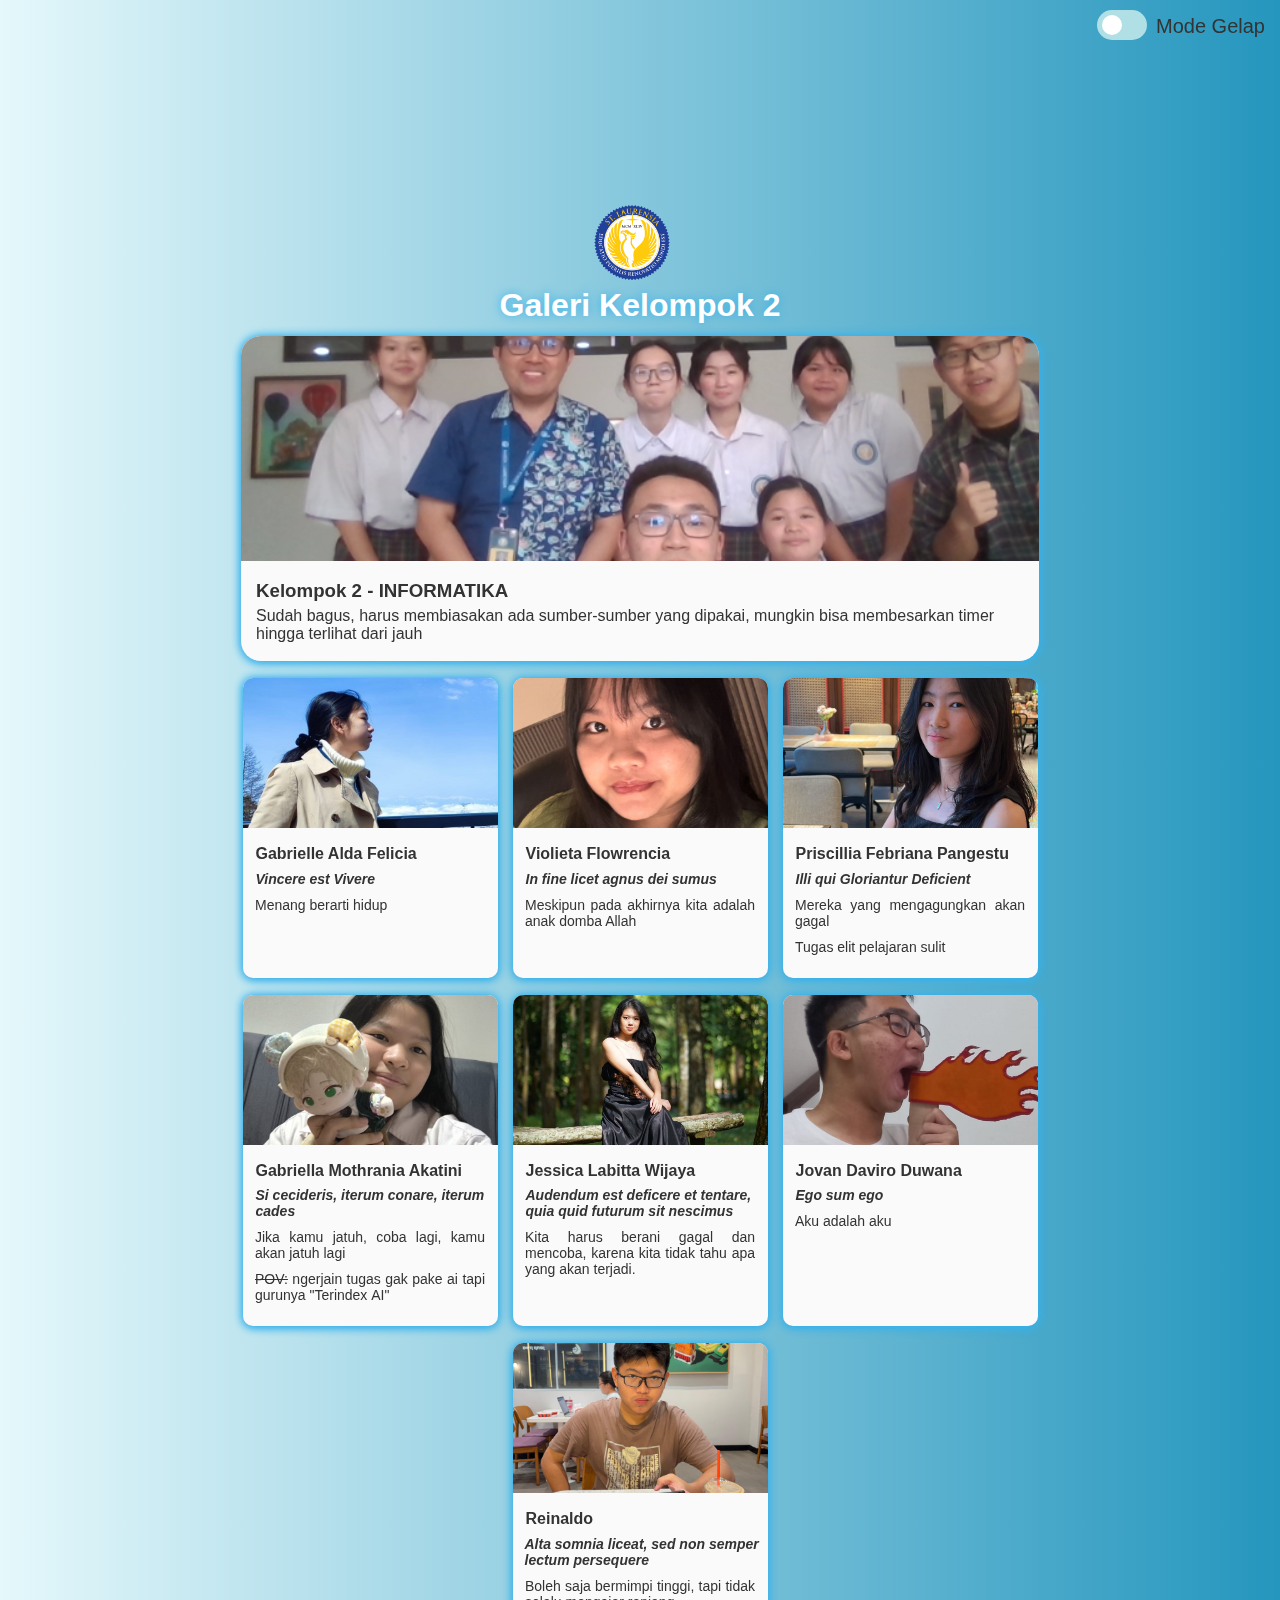
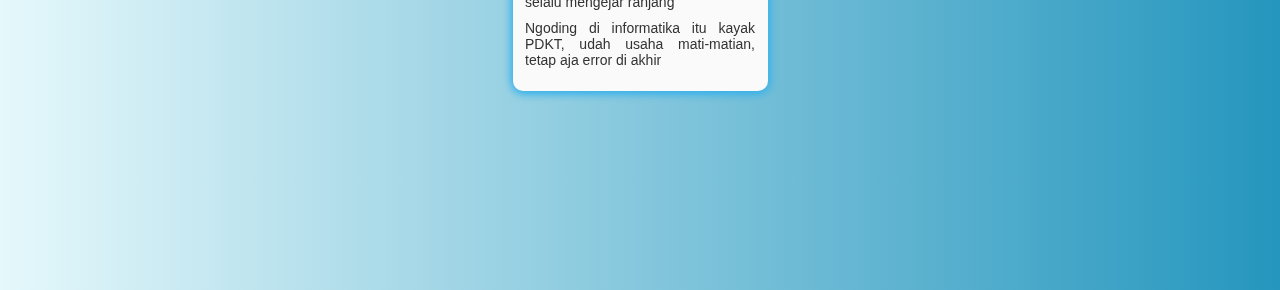
<file: Gallery/index.html>
<!-- Punya Cicil -->
<!DOCTYPE html>
<html lang="en">
<head>
<meta charset="UTF-8">
<meta name="viewport" content="width=device-width, initial-scale=1.0"> 
<title>Galeri Kelompok 2</title> 
<link rel="icon" type="image/x-icon" href="Stl.ico"> 
<link rel="stylesheet" href="styles.css"> 
</head>
<body>
<label id="darkmode" class="switch">
  <input type="checkbox" id="toggleMode">
  <span>Mode Gelap</span>
</label>
<div class="header">
    <center><a href="../index.html"><img src="Logo.png" class="Logo" alt="Logo"></a> <!-- Untuk link html luar folder "index.html" -->
    <h1>Galeri Kelompok 2</h1></center>
</div>

    <!-- Container Grid untuk Profil -->
    <div class="group-container">
        <center>
    <div class="teacher">
            <div class="teacher-photo">
                <img src="guru.png">
                <h3 style="margin-left: 15px">Kelompok 2 - INFORMATIKA</h3>
                <p style="margin-left: 15px">Sudah bagus, harus membiasakan ada sumber-sumber yang dipakai, mungkin bisa membesarkan timer hingga terlihat dari jauh<br></p>
        </div>
    </div>
    </center>
        <!-- Profil Developer -->
    <div class="group">
        <div class="profile">
            <img src="Gaby.jpg">
            <h3 style="margin-left: 13px">Gabrielle Alda Felicia</h3>
            <h10 style="margin-left: 13px"><b><i>Vincere est Vivere</h10></i></b>
            <center><p style="margin-left: 0px">Menang berarti hidup</p></center>
            <br>
        </div>

        <div class="profile">
            <img src="Vio.jpg">
            <h3 style="margin-left: 13px">Violieta Flowrencia</h3>
            <h10 style="margin-left: 13px"><b><i>In fine licet agnus dei sumus</h10></i></b>
            <center><p style="margin-left: 0px">Meskipun pada akhirnya kita adalah anak domba Allah</p></center>
            <br>
        </div>

        <div class="profile">
            <img src="Cicil.jpg">
            <h3 style="margin-left: 13px">Priscillia Febriana Pangestu</h3>
            <h10 style="margin-left: 13px"><b><i>Illi qui Gloriantur Deficient</h10></i></b>
            <center><p style="margin-left: 0px">Mereka yang mengagungkan akan gagal</p></center>
            <center><p style="margin-left: 0px">Tugas elit pelajaran sulit</p></center>
            <br>
        </div>
    </div>


    <div class="group">
        <div class="profile">
            <img src="Rania.jpg">
            <h3 style="margin-left: 13px">Gabriella Mothrania Akatini</h3>
            <h10 style="margin-left: 13px"><b><i>Si cecideris, iterum conare, iterum cades</h10></i></b>
            <center><p style="margin-left: 0px">Jika kamu jatuh, coba lagi, kamu akan jatuh lagi</p></center>
            <center><p style="margin-left: 0px"><s>POV:</s> ngerjain tugas gak pake ai tapi gurunya "Terindex AI"</p></center>
            <br>
        </div>

        <div class="profile">
            <img src="Chika.jpg">
            <h3 style="margin-left: 13px">Jessica Labitta Wijaya</h3>
            <h10 style="margin-left: 13px"><b><i>Audendum est deficere et tentare, quia quid futurum sit nescimus</h10></i></b>
            <center><p style="margin-left: 0px">Kita harus berani gagal dan mencoba, karena kita tidak tahu apa yang akan terjadi.</p></center>
            <br>
        </div>

        <div class="profile">
            <img src="Jovan.jpg">
            <h3 style="margin-left: 13px">Jovan Daviro Duwana</h3>
            <h10 style="margin-left: 13px"><b><i>Ego sum ego</h10></i></b>
            <center><p style="margin-left: 0px">Aku adalah aku</p></center>
            <br>
        </div>
    </div>

     <div class="group">
        <div class="profile">
            <img src="Reinaldo.jpg">
            <h3 style="margin-left: 13px">Reinaldo</h3>
            <h10 style="margin-left: 12px"><b><i>Alta somnia liceat, sed non semper lectum persequere</h10></i></b>
            <center><p style="margin-left: 0px">Boleh saja bermimpi tinggi, tapi tidak selalu mengejar ranjang</p></center>
            <center><p style="margin-left: 0px">Ngoding di informatika itu kayak PDKT, udah usaha mati-matian, tetap aja error di akhir</p></center>
            <br>
        </div>
    </div>

<script src="script.js" defer></script>
</body>
</html>
</file>
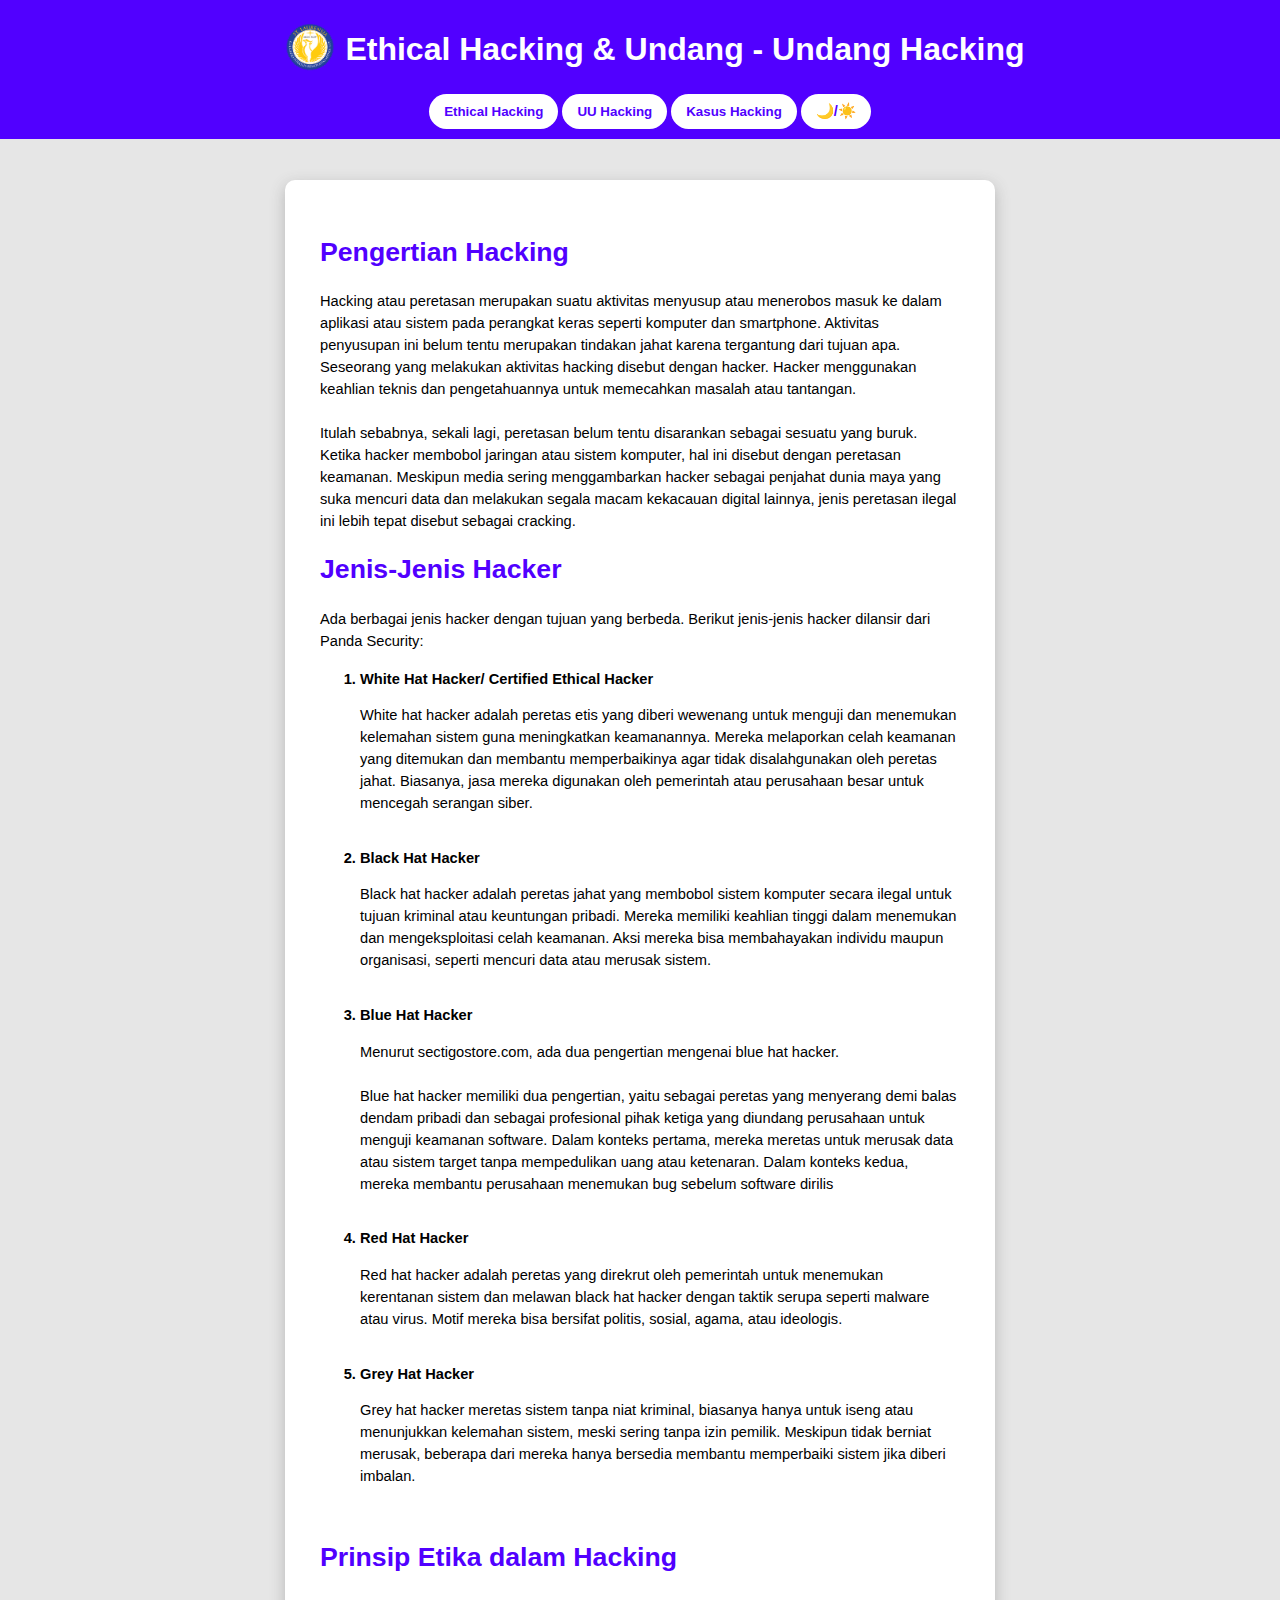
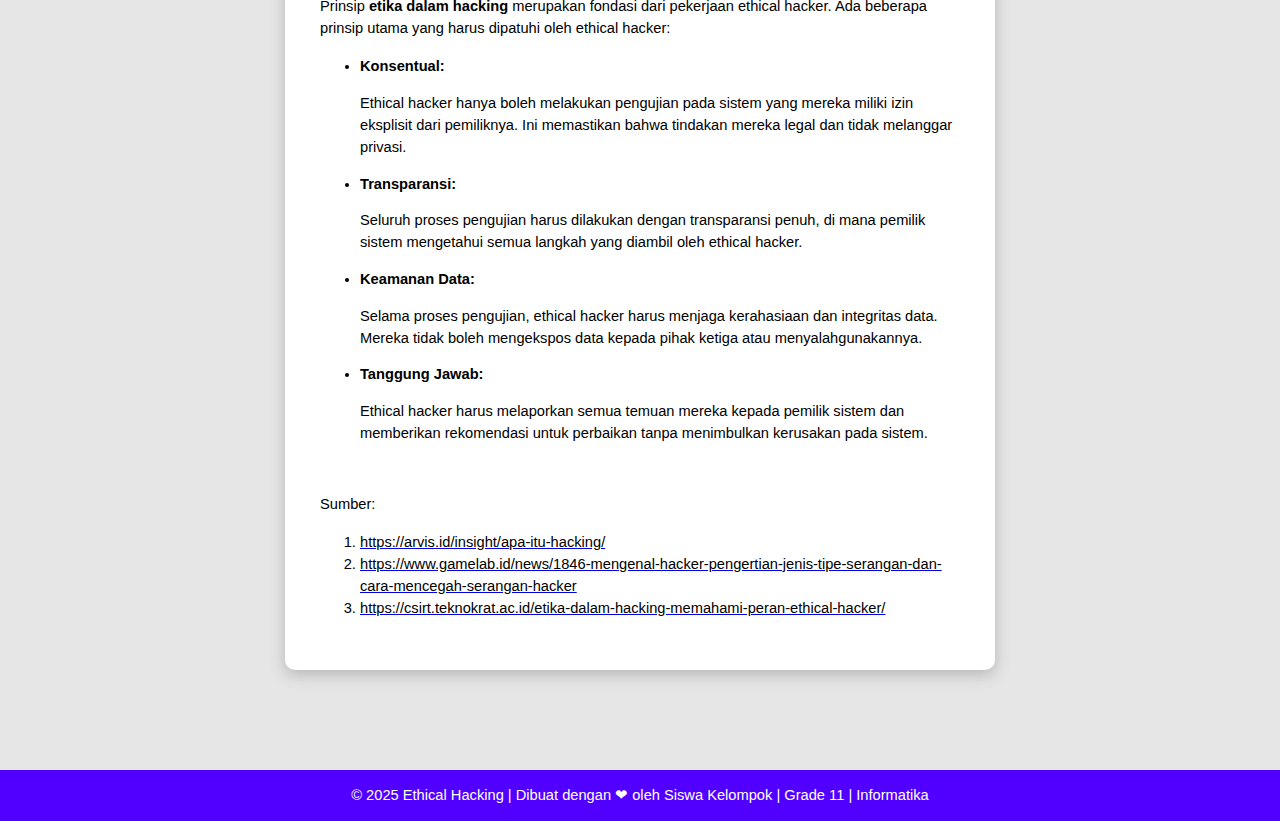
<file: Hacking/index.html>
<!--Header dan Buttons Dikerjakan oleh Jovan-->
<!DOCTYPE html>
<html>
<head>
	<meta charset="utf-8">
	<meta name="viewport" content="width=device-width, initial-scale=1">
	<link rel="icon" type="image" href="Logo.ico">
	<link rel="stylesheet" href = "styles.css">
	<title>Halaman Hacking</title>
</head>
<body>

<header>
	<div class="Top">
		<a href="../index.html"><img src="Logo Sekolah.png"></a>
		<h1>Ethical Hacking & Undang - Undang Hacking</h1>
	</div>
	<br>
	<button onclick="open1()">Ethical Hacking</button>
	<button onclick="open2()">UU Hacking</button>
	<button onclick="open3()">Kasus Hacking</button>
	<button id="darkmode"></style>&#127769;/&#9728;&#65039;</button>
</header>
<!--Bagian Jovan Selesai-->


<!--Dikerjakan oleh Chika-->
<div id="Hacking">
	<h2>Pengertian Hacking</h2>
<p>Hacking atau peretasan merupakan suatu aktivitas menyusup atau menerobos masuk ke dalam aplikasi atau sistem pada perangkat keras seperti komputer dan smartphone. Aktivitas penyusupan ini belum tentu merupakan tindakan jahat karena tergantung dari tujuan apa. Seseorang yang melakukan aktivitas hacking disebut dengan hacker. Hacker menggunakan keahlian teknis dan pengetahuannya untuk memecahkan masalah atau tantangan.
	<br><br>
Itulah sebabnya, sekali lagi, peretasan belum tentu disarankan sebagai sesuatu yang buruk. Ketika hacker membobol jaringan atau sistem komputer, hal ini disebut dengan peretasan keamanan. Meskipun media sering menggambarkan hacker sebagai penjahat dunia maya yang suka mencuri data dan melakukan segala macam kekacauan digital lainnya, jenis peretasan ilegal ini lebih tepat disebut sebagai cracking.
</p>

<h2>Jenis-Jenis Hacker</h2>
<p>Ada berbagai jenis hacker dengan tujuan yang berbeda. Berikut jenis-jenis hacker dilansir dari Panda Security:</p>
<ol>
	<li>White Hat Hacker/ Certified Ethical Hacker</li>
	<p>White hat hacker adalah peretas etis yang diberi wewenang untuk menguji dan menemukan kelemahan sistem guna meningkatkan keamanannya. Mereka melaporkan celah keamanan yang ditemukan dan membantu memperbaikinya agar tidak disalahgunakan oleh peretas jahat. Biasanya, jasa mereka digunakan oleh pemerintah atau perusahaan besar untuk mencegah serangan siber.
</p><br>

	<li>Black Hat Hacker</li>
	<p>Black hat hacker adalah peretas jahat yang membobol sistem komputer secara ilegal untuk tujuan kriminal atau keuntungan pribadi. Mereka memiliki keahlian tinggi dalam menemukan dan mengeksploitasi celah keamanan. Aksi mereka bisa membahayakan individu maupun organisasi, seperti mencuri data atau merusak sistem.
</p><br>

	<li>Blue Hat Hacker</li>
	<p>Menurut sectigostore.com, ada dua pengertian mengenai blue hat hacker.
	<br><br>
	Blue hat hacker memiliki dua pengertian, yaitu sebagai peretas yang menyerang demi balas dendam pribadi dan sebagai profesional pihak ketiga yang diundang perusahaan untuk menguji keamanan software. Dalam konteks pertama, mereka meretas untuk merusak data atau sistem target tanpa mempedulikan uang atau ketenaran. Dalam konteks kedua, mereka membantu perusahaan menemukan bug sebelum software dirilis
</p><br>

	<li>Red Hat Hacker</li>
	<p>Red hat hacker adalah peretas yang direkrut oleh pemerintah untuk menemukan kerentanan sistem dan melawan black hat hacker dengan taktik serupa seperti malware atau virus. Motif mereka bisa bersifat politis, sosial, agama, atau ideologis.
</p><br>

	<li>Grey Hat Hacker</li>
	<p>Grey hat hacker meretas sistem tanpa niat kriminal, biasanya hanya untuk iseng atau menunjukkan kelemahan sistem, meski sering tanpa izin pemilik. Meskipun tidak berniat merusak, beberapa dari mereka hanya bersedia membantu memperbaiki sistem jika diberi imbalan.
</p><br>
</ol>

	<h2>Prinsip Etika dalam Hacking</h2>
		<p>Prinsip <strong>etika dalam hacking</strong> merupakan fondasi dari pekerjaan ethical hacker. Ada beberapa prinsip utama yang harus dipatuhi oleh ethical hacker:</p>
<ul>
	<li>Konsentual:</li>
	<p>Ethical hacker hanya boleh melakukan pengujian pada sistem yang mereka miliki izin eksplisit dari pemiliknya. Ini memastikan bahwa tindakan mereka legal dan tidak melanggar privasi.
</p>
	<li>Transparansi:</li>
	<p>Seluruh proses pengujian harus dilakukan dengan transparansi penuh, di mana pemilik sistem mengetahui semua langkah yang diambil oleh ethical hacker.
</p>
	<li>Keamanan Data:</li>
	<p>Selama proses pengujian, ethical hacker harus menjaga kerahasiaan dan integritas data. Mereka tidak boleh mengekspos data kepada pihak ketiga atau menyalahgunakannya.
</p>
	<li>Tanggung Jawab:</li>
	<p>Ethical hacker harus melaporkan semua temuan mereka kepada pemilik sistem dan memberikan rekomendasi untuk perbaikan tanpa menimbulkan kerusakan pada sistem.
</p>
</ul>
<br>
<div id="Sumber">
<p>Sumber:</p>
<ol>
	<a href="https://arvis.id/insight/apa-itu-hacking/"><li>https://arvis.id/insight/apa-itu-hacking/</li></a>
	<a href="https://www.gamelab.id/news/1846-mengenal-hacker-pengertian-jenis-tipe-serangan-dan-cara-mencegah-serangan-hacker"><li>https://www.gamelab.id/news/1846-mengenal-hacker-pengertian-jenis-tipe-serangan-dan-cara-mencegah-serangan-hacker</li></a>
	<a href="https://csirt.teknokrat.ac.id/etika-dalam-hacking-memahami-peran-ethical-hacker/"><li>https://csirt.teknokrat.ac.id/etika-dalam-hacking-memahami-peran-ethical-hacker/</li></a>

</ol>
</div>

</div>
<!--Bagian Chika Selesai-->


<!--Dikerjakan oleh Vio-->
<div id="UU">
	<h2>Undang-Undang Terkait Hacking di Indonesia</h2>
	<p>Aturan perilaku hacking diatur dalam undang- undang ITE. Bagian yang secara langsung mengatur tentang hacking terdapat dalam bagian UU ITE nomor 11 tahun 2008 serta UU ITE nomor 19 tahun 2016. Dengan pasal pasal utama yang mengatur adalah pasal 30, 34, dan 50 :
</p>
	<ul>
		<li>Pasal 30 ayat (1)-(3): Berisikan larangan bagi setiap orang yang dengan sengaja atau tanpa hak mengakses komputer atau sistem elektronik milik orang lain dengan cara menerobos sistem pengaman dengan  tujuan apapun, termasuk untuk memperoleh informasi atau dokumen elektronik atau yang lainnya</li>
		<li>Pasal 34 dan 50: Berisikan tentang undang undang yang mengatur tentang produksi, penjualan serta pengadaan alat yang digunakan untuk hacking serta tindakan kriminalisasi tindakan hacking yang lebih luas. </li>
		
	</ul>

	<h2>Perspektif Hukum Pidana Islam</h2>
	<p>Dalam hukum pidana Islam, hacking dapat dikategorikan sebagai perbuatan yang merugikan dan melanggar hak orang lain, sehingga dapat dikenai sanksi sesuai prinsip keadilan dan perlindungan hak milik. Namun, regulasi formal di Indonesia lebih banyak merujuk pada UU ITE sebagai dasar hukum utama.</p>
</div>
<!--Bagian Vio Selesai-->


<!--Dikerjakan oleh Jovan-->
<div id="Kasus">
	<h2>Kasus Hacking dan Kebocoran Data Besar di Indonesia</h2>
<ol>
	<li>Peretasan Situs BPJS Kesehatan (Mei 2021)</li>
	<p>Situs BPJS Kesehatan diretas, menyebabkan bocornya data 279 juta penduduk Indonesia yang dijual di forum online Raid Forums seharga 0,15 bitcoin (sekitar Rp 84,4 juta). Data yang bocor meliputi NIK, nomor ponsel, email, alamat, dan gaji.</p><br>

	<li>Kebocoran Data Asuransi BRI Life (Juli 2021)</li>
	<p>Sekitar 2 juta data nasabah BRI Life bocor dan dijual secara online seharga $7.000 (Rp 101,6 juta). Data berisi foto KTP, rekening, nomor pajak, akta kelahiran, dan rekam medis. Kebocoran ini terjadi karena celah keamanan sistem BRI Life.</p><br>

	<li>Kebocoran Data e-HAC Kemenkes (Juli 2021)</li>
	<p>Aplikasi e-HAC Kemenkes yang digunakan untuk pelacakan Covid-19 bocor, mengungkap data 1,3 juta pengguna, termasuk hasil tes Covid-19 dan data rumah sakit. Penyebabnya adalah protokol keamanan yang kurang memadai dan penggunaan database <i>Elasticsearch</i> yang rentan</p><br>

	<li>Pembobolan Database Polri (November 2021)</li>
	<p>Seorang hacker mengaku membobol database Polri dan mencuri 28.000 data login dan data pribadi, termasuk nama, alamat, golongan darah, dan pelanggaran. Polri menyatakan sistemnya tetap aman, dan peretasan ini diduga sebagai bentuk protes terhadap pemerintah.</p><br>

	<li>Peretasan Website Kejaksaan Agung RI (2021)</li>
	<p>Seorang remaja asal Lahat meretas situs Kejaksaan Agung, mengubah tampilannya dan mencuri 3 juta lebih data pribadi yang dijual di forum online. Kasus ini ditutup setelah pelaku diamankan.</p><br>

	<li>Serangan DDoS Situs DPR RI (Oktober 2020)</li>
	<p>Situs DPR RI mengalami gangguan akses akibat serangan DDoS, menyebabkan downtime dan pesan kesalahan pada server.</p><br>

	<li>Kebocoran Data Tokopedia (2020)</li>
	<p>Data 91 juta pengguna Tokopedia bocor dan dijual di dark web. Tokopedia merespons dengan meminta pengguna mengganti password dan mengamankan data pembayaran.</p><br>

	<li>Peretasan Channel YouTube BNPB (Desember 2021)</li>
	<p>Channel YouTube BNPB diretas, diganti namanya menjadi “Ethereum 2.0” dan dilakukan live streaming oleh hacker.</p><br>

	<li>Kebocoran Data ASN (Agustus 2024)</li>
	<p>Data sensitif 4,7 juta Pegawai Negeri Sipil bocor ke dark web oleh kelompok peretas TopiAx, mencakup nomor identitas, alamat, dan jabatan.</p><br>

	<li>Pembobolan Data NPWP oleh Bjorka (2024)</li>
	<p>Peretas Bjorka membocorkan 6,6 juta data wajib pajak Indonesia, termasuk data tokoh penting seperti Presiden Jokowi dan sejumlah menteri. Data dijual di forum Breach Forums dengan harga sekitar Rp 150 juta.</p><br>

	<li>Ransomware Lumpuhkan Pusat Data Nasional (Juni 2024)</li>
	<p>Serangan ransomware Brain Cipher melumpuhkan Pusat Data Nasional, mengakibatkan gangguan layanan publik seperti sistem imigrasi bandara yang sempat lumpuh.</p><br>

	<li>Serangan Siber pada Perusahaan Keuangan dan E-commerce</li>
	<p>Kasus serangan terhadap perusahaan seperti PT BFI Finance dan serangan phishing email yang meningkat di Indonesia juga tercatat sebagai ancaman besar</p>
	
</ol>

	<div id="Penyebab">
	<h2>Penyebab Umum Peretasan Situs Web di Indonesia</h2>
<ul>
	<li>Sistem keamanan yang lemah dan kurang protokol yang memadai</li>
	<li>Penggunaan hosting berkualitas rendah dan password yang mudah ditebak</li>
	<li>Kesalahan dalam pengembangan website dan adanya celah kode yang tidak rapi</li>
	<li>Target utama adalah situs pemerintah, toko online, dan situs yang rentan</li>
</ul>
	</div>

<p>Kasus-kasus ini menunjukkan bahwa Indonesia masih menghadapi tantangan besar dalam keamanan siber, terutama terkait pengelolaan data pribadi dan sistem pemerintah.</p>
<br>
<div id="Sumber">
<p>Sumber:</p>
<ol>
	<a href="https://www.exabytes.co.id/blog/kasus-cyber-crime-di-indonesia/"><li>https://www.exabytes.co.id/blog/kasus-cyber-crime-di-indonesia/</li></a>
	<a href="https://binus.ac.id/bandung/2024/08/inilah-10-kasus-cyber-crime-yang-bikin-heboh-di-indonesia/"><li>https://binus.ac.id/bandung/2024/08/inilah-10-kasus-cyber-crime-yang-bikin-heboh-di-indonesia/</li></a>
	<a href="https://edavos.com/kasus-cyber-crime/"><li>https://edavos.com/kasus-cyber-crime/</li></a>
	<a href="https://www.netmarks.co.id/post/serangan-siber-terbesar-yang-pernah-terjadi-di-indonesia"><li>https://www.netmarks.co.id/post/serangan-siber-terbesar-yang-pernah-terjadi-di-indonesia</li></a>
	<a href="https://www.lawencon.com/daftar-kasus-hacking-di-indonesia/"><li>https://www.lawencon.com/daftar-kasus-hacking-di-indonesia/</li></a>
	<a href="https://www.cloudeka.id/id/berita/web-sec/contoh-kasus-cyber-crime/"><li>https://www.cloudeka.id/id/berita/web-sec/contoh-kasus-cyber-crime/</li></a>
	<a href="https://imilkom.usu.ac.id/?p=2420"><li>https://imilkom.usu.ac.id/?p=2420</li></a>
	<a href="https://itgid.org/insight/artikel-it/15-kasus-cyber-crime-terbesar-di-indonesia-2017-2024-yang-perlu-anda-tahu/"><li>https://itgid.org/insight/artikel-it/15-kasus-cyber-crime-terbesar-di-indonesia-2017-2024-yang-perlu-anda-tahu/</li></a>
	<a href="https://www.cnbcindonesia.com/market/20230525100046-17-440427/deretan-kasus-siber-di-sektor-keuangan-ada-bfin-hingga-bpjs"><li>https://www.cnbcindonesia.com/market/2023052510
	0046-17-440427/deretan-kasus-siber-di-sektor-keuangan-ada-bfin-hingga-bpjs</li></a>
	<a href="https://www.cnbcindonesia.com/tech/20210306162132-37-228322/kasus-phising-email-yang-serang-indonesia-makin-merajalela"><li>https://www.cnbcindonesia.com/tech/20210306162132-37-228322/kasus-phising-email-yang-serang-indonesia-makin-merajalela</li></a>
</ol>
</div>
</div>



<footer class="bottom">
	<p>© 2025 Ethical Hacking | Dibuat dengan &#x2764 oleh Siswa Kelompok | Grade 11 | Informatika</p>
</footer>
<!--Bagian Jovan Selesai-->


<script src="script.js" refer></script>

</body>
</html>
</file>
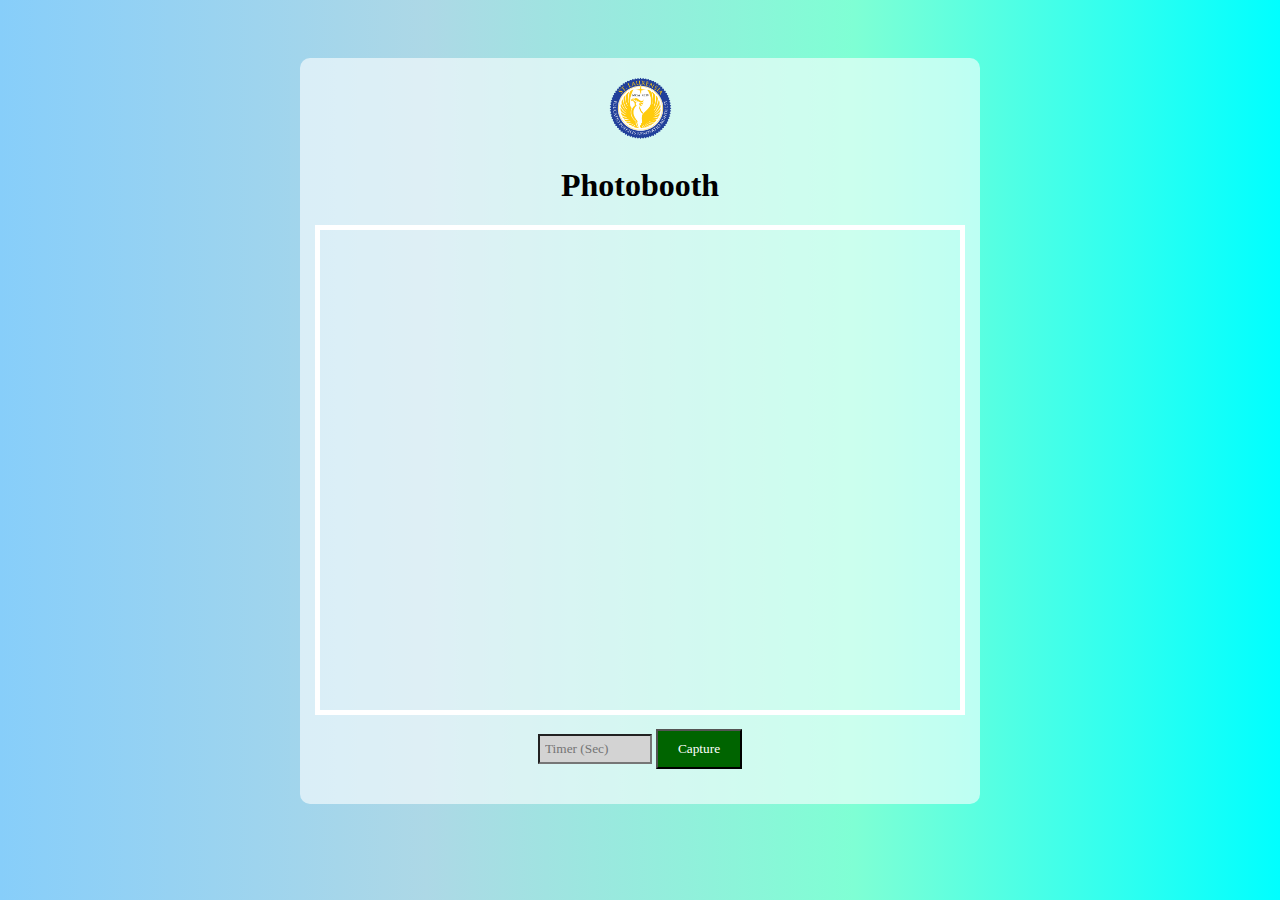
<file: Photobooth/index.html>
<!--Reinaldo-->
<!DOCTYPE html>
<html>
  <head>
    <link rel="stylesheet" href="styles.css" />
    <title>Photobooth</title>
    <link rel="icon" type="image" href="Logo.ico">
  </head>
</html>
<html>
  <body>
    <div class="container">
      <a href="../index.html">
      <img src="logo.png" class ="logo"/>
      </a>
      <h1>Photobooth</h1>
      <video id="video" autoplay></video>
      <div class="controls">
        <input type="number" id="timer" min="0" placeholder="Timer (Sec)" />
        <button id="capture-btn">Capture</button>
      </div>
      <div id="photos"></div>
    </div>
    <script src="script.js">
    </script>
  </body>
</html>
</file>
<file: Gallery/styles.css>
/* Punya Cicil */
/* Light-mode */
:root{
    --h1color: white;
    --h3color: #333;
    --h10color: #333;
    --pcolor: #333;
    --container: #fafafa;
    --background: linear-gradient(0.25turn,#e5f8fb,#2596be);
    --checklist: powderblue;
    --textshadow: #36B1EB;
    --clicker: powderblue;
    --ball: white;
    --switchpos: 30%;
}

/* Dark-mode */
.dark{
    --h1color: white;
    --h3color: white;
    --h10color: white;
    --pcolor: white;
    --container: #1f2937;
    --background: linear-gradient(0.25turn, #0f141c, #2A525C);
    --checklist: teal;
    --textshadow: #56A8BA;
    --clicker: #2176ff;
    --ball: white;
    --switchpos: 70%;
}

/* Hapus default margin, padding, dan box-sizing*/
*{
    margin: 0;
    padding: 0;
    box-sizing: border-box;
}
/* Seperti div tetapi ia untuk style kata */
span {
     color: var(--pcolor);
     font-size: 15pt;
     display: inline-block;
     vertical-align: middle;
     text-align: center;
     line-height: 0;
     height: 30px;
     padding: 5px;

}
body {
    font-family: Arial, sans-serif;
    margin: 0;
    padding: 0;
    background: var(--background);
    height: 210vh; /* Pastikan halaman mengisi seluruh tinggi layar */
    display: flex;
    flex-direction: column;
    justify-content: center; /* Vertikal center */
    align-items: center; /* Horizontal center */
    transition: 0.2s;    /*untuk smooth transition, dibawahnya untuk browser lain*/ 
    -webkit-transition: 0.2s;      
    -moz-transition: 0.2s;
    -ms-transition: 0.2s;
    -o-transition: 0.2s;
}

.header h1{
    color: var(--h1color);
}


/* The slider */
input{
    -webkit-appearance: none;
    position: relative;
    width:50px;
    border-radius: 25px;
    height: 30px;
    border: 25px;
    background-color: var(--clicker); /*warna mengikuti variabel saat dia light/darkmode*/
    outline: none;
    cursor: pointer;
}

input:after{
    content: '';
    position:absolute;
    top:50%;
    left: var(--switchpos);
    transform: translate(-50%, -50%);
    border-radius: 50%;
    height: 1.25rem;
    width: 1.25rem;
    background-color: var(--ball);/*warna mengikuti variabel saat dia light/darkmode*/
    transition: 0.1s;
}

input:checked{
    background-color: var(--checklist);
}

input:checked:after{
    left: var(--switchpos);
    transition: 0.1s;
}

.switch{
    position: fixed;
    top: 10px;
    right: 10px;
}


h1 {
    text-shadow: 0 0 0.3em var(--textshadow);/*warna mengikuti variabel saat dia light/darkmode*/
    color: var(--h1color);/*warna mengikuti variabel saat dia light/darkmode*/
    transition: 0.3s;
}
.header {
    display: flex;
    position:sticky;
    justify-content: center;
    text-align: center;
    align-items: center; /*Posisikan item di tengah secara vertikal */
    text-shadow: -3px 0 0 rgba( 211 ,211 ,211 , 1.0 ); /*menambahkan efek bayangan pada tuisan judul*/
    margin-bottom: 10px;
}


.Logo {
    width: 80px; /* Atur lebar sesuai kebutuhan, misalnya 100px */
    height: auto; /* Biarkan tinggi menyesuaikan secara proporsional */
    object-fit: contain; /* Pastikan proporsi logo tetap terjaga */
    margin-right: 15px; /* Memberi jarak antara logo dan judul */
    margin-bottom: 0, auto;
}


.teacher {
    width: 798px;
    height: 325px;
    display: flex;
    border-radius: 20px;
    background-color: var(--container);
    box-shadow: 0 0px 4px rgba(0, 0, 0, 0.1);
    text-align: left;
    transition: transform 0.3s ease-in-out;
    margin-top: 2px;
    box-shadow: 0 2px 10px var(--textshadow),/*efek neon*/
                0 0 10px var(--textshadow); /*efek neon*/
    backdrop-filter: blur(8px);
    display: flex;
    flex-direction: column; /* Menyusun elemen di dalam container secara vertikal */
    align-items: center; /* Memastikan elemen sejajar di tengah secara horizontal */
    transition: 0.3s;

}

.group {
    display: flex; /* Tampilkan elemen dalam grup secara horizontal */
    gap: 15px; /* Jarak antar profil dalam grup */
    justify-content: center; /* Pusatkan setiap grup */
    flex-wrap: wrap; /* Jika terlalu panjang, profil akan turun ke baris berikutnya */
}

.group-container {
    display: flex;
    flex-direction: column; /* Setiap grup ditampilkan vertikal */
    gap: 15px; /* Jarak antar grup */
    width: 100%;
}

.profile-container {
    display: none; /* Jika menggunakan grup, sembunyikan profil sebelumnya */
}

/* Profil Developer */


.teacher-photo img {
    width: 798px;
    height: 225px; /* Ukuran tetap untuk gambar */
    object-fit: cover; /* Menjaga agar gambar tidak terdistorsi dan tetap proporsional */
    border-radius top: 20px; /* Untuk efek sudut melengkung */
    margin-bottom: 15px;
    border-top-left-radius: 20px; /* Melengkung hanya di bagian atas */
    border-top-right-radius: 20px; /* Melengkung hanya di bagian atas */
    text-align: center;
    transition: 0.3s;
}
.profile {
    padding: 0px;
    width: 255px;
    border-radius: 10px;
    background-color: var(--container);
    transition: transform 0.3s ease-in-out;
    margin-top: 2px;
    box-shadow: 0 2px 10px var(--textshadow),/*efek neon*/
                0 0 10px var(--textshadow); /*efek neon*/
    backdrop-filter: blur(8px);
    display: flex;
    flex-direction: column; /* Menyusun elemen di dalam container secara vertikal */
    transition: 0.3s;
}

/* Gaya gambar profil */
.profile img {
    width: 100%;
    height: 150px;
    object-fit: cover; /* Menjaga agar gambar tidak terdistorsi dan tetap proporsional */
    object-position: center;
    border-radius top: 10px; /* Untuk efek sudut melengkung */
    margin-bottom: 14px;
    border-top-left-radius: 10px; /* Melengkung hanya di bagian atas */
    border-top-right-radius: 10px; /* Melengkung hanya di bagian atas */
}

.teacher-photo h3 {
    margin: 0px 0 5px;
    color: var(--h3color);
    transition: 0.3s;
}

.teacher-photo p {
    margin: 0px 0 5px;
    color: var(--pcolor);
}

/* Nama developer */
.profile h3 {
    text-align: justify;
    left: 10px;
    font-size: 16px;
    color: var(--h3color);
    margin: 3px 0 2.5px;
    transition: 0.3s;
}

/* Jabatan */
.profile p {
    max-width: 230px;
    text-align: justify;
    font-size: 14px;
    color: var(--pcolor);
    margin: 5px 0 5px;
    transition: 0.3s;
}

.profile h10 {
    font-size: 14px;
    color: var(--h10color);
    margin: 5px 0 5px;
    max-width: 240px;
    transition: 0.3s;
}

/* Mengubah tata letak untuk responsif di perangkat kecil */
@media (max-width: 768px) {
    .profile-container {
        grid-template-columns: repeat(2, 1fr); /* 2 kolom di perangkat kecil */
         justify-items: center; /* Tetap di tengah */
    }
}

@media (max-width: 480px) {
    .profile-container {
        grid-template-columns: 1fr; /* 1 kolom di perangkat sangat kecil */
        justify-items: center; /* Tetap di tengah */
    }
</file>
<file: Hacking/styles.css>
/*Dikerjakan oleh Gaby*/

/*Warna-Warna untuk Light Mode*/
:root{
	--basecolor: #e6e6e6;
	--headercolor: #5100ff;
	--footercolor: #5100ff;
	--h1color: white;
	--h2color: #5100ff;
	--h3color: black;
	--buttoncolor: white;
	--buttontext: #5100ff;
	--hovercolor: #e6e6e6;
	--textcolor: black;
	--containercolor: white;
	--footertext: white;
	--shadow: 0 5px 15px rgba(72, 72, 72, 0.3);
}

/*Warna-Warna untuk Dark Mode*/
.dark{
	--basecolor:#171717;
	--headercolor: #242424;
	--footercolor: #242424;
	--h2color: #7539f7;
	--h1color: white;
	--h3color: white;
	--buttoncolor: #2e2e2e;
	--buttontext: white;
	--hovercolor: #212121;
	--textcolor: white;
	--containercolor: #2e2e2e;
	--footertext: white;
	--shadow: 0 5px 25px rgba(255, 255, 255, 0.5);
}

body{
	transition: background-color 0.2s, color 0.2s; /*Transisi warna light mode dan darkmode*/
	background-color: var(--basecolor); /*Warna background halaman*/
	margin: 0; /*Reset Margin halaman bagian 'Body'*/
	padding: 0; /*Reset Padding halaman bagian 'Body'*/
	height: 100%; /*Memastikan halaman full screen tingginya*/
}


.Top{
	display: inline-block; /*Membuat barang di dalam div untuk didisplay secara horizontal*/
	align-items: center; /*Membuat elemen di dalam div menjadi di tengah*/
	align-content: center; /*Membuat elemen di dalam div menjadi di tengah*/
	text-align: center; /*Membuat tulisan di dalam div menjadi di tengah*/
	margin: auto; /*Membuat margin div otomatis*/
}

.Top img{
	max-width: 50px; /*Menetapkan ukuran maksimal lebar gambar*/
	margin: 10px; /*Menetapkan letak gambar relatif pada elemen di sekitarnya*/
	float: left; /*Membuat gambar float dari kiri*/
}

.Top h1{
	float: left; /*Membuat gambar float dari kiri*/
	color: var(--h1color); /*Warna tulisan h1*/
	text-align: center; /*Membuat tulisan center*/
	font-weight: bold; /*Membuat bold tulisan h1*/
	font-family: sans-serif; /*Menentukan font tulisan h1*/
}

h2{
	color: var(--h2color); /*Warna tulisan h2*/
	font-family: sans-serif; /*Menentukan font tulisan h2*/
	font-size: 20pt; /*Menentukan ukuran tulisan*/
	font-weight: bold; /*Membuat bold tulisan h2*/
}

h3{
	color: var(--h3color); /*Warna tulisan h3*/
	font-family: sans-serif; /*Menentukan font tulisan h3*/
	font-size: 15pt; /*Menentukan ukuran tulisan*/
	font-weight: bold; /*Membuat bold tulisan h3*/
}

header{
	transition: background-color 0.2s, color 0.2s; /*Menetapkan transisi untuk warna background bagian header*/
	background-color: var(--headercolor); /*Warna background header*/
	min-width: 100%; /*Menetapkan panjang header selalu memenuhi screen*/
	top: 0; /*Menentukan margin antara header dan bagian atas halaman*/
	align-content: center; /*Menengahkan semua konten dalam header*/
	text-align: center; /*Menengahkan semua konten dalam header*/
	padding: 10px; /*Menentukan padding dalam header*/
	align-items: center; /*Menengahkan semua konten dalam header*/
	display: block; /*Membuat display header menjadi block*/
	position: fixed; /*Membuat header selalu berada di halaman walaupun di scroll*/
	z-index: 10; /*Header selalu di paling atas*/
}

button{
	transition: background-color 0.2s, color 0.2s; /*Menetapkan transisi untuk warna background bagian tombol*/
	color: var(--buttontext); /*Warna tulisan dalam tombol*/
	font-weight: bold; /*Membuat tulisan tombol menjadi bold*/
	font-family: sans-serif; /*Menentukan font tulisan tombol*/
	border: none; /*Menghilangkan border tombol*/
	background-color: var(--buttoncolor); /*Warna background tombol*/
	border-radius: 30px; /*Membuat sudut tombol melengkung*/
	height: 35px; /*Menentukan tinggi tombol*/
	padding-right: 15px; /*Menentukan padding utuk tulisan dalam tombol*/
	padding-left: 15px; /*Menentukan padding utuk tulisan dalam tombol*/
}

button:hover{
	transition: ease 0.5s; /*Menetapkan transisi untuk warna background bagian tombol saat di hover*/
	background-color: var(--hovercolor); /*Warna background tombol saat di hover*/
	cursor: pointer; /*Mengubah cursor menjadi pointer saat hover di atas tombol*/
}

#darkmode{
	font-size: 11pt; /*Menentukan ukuran gambar dalam tombol darkmode*/
}

footer{
	background-color: var(--footercolor); /*Warna background footer*/
	min-width: 100%; /*Menetapkan panjang footer selalu memenuhi screen*/
	bottom: 0; /*Menetapkan jarak footer dan bagian bawah halaman*/
	margin-top: 100px; /*Menetapkan jarak footer dan container*/
	align-content: center; /*Menengahkan semua konten dalam footer*/
	text-align: center; /*Menengahkan semua konten dalam footer*/ /*Menengahkan semua konten dalam footer*/
	align-items: center; /*Menengahkan semua konten dalam footer*/
	position: relative; /*Membuat footer bisa menghilang saat scroll ke atas*/
}

.bottom p{
	color: var(--footertext); /*Warna tulisan footer*/
	font-family: sans-serif; /*Font tulisan footer*/
}


p, li{
	font-family: sans-serif; /*Font tulisan untuk elemen p dan li*/
	color: var(--textcolor); /*Warna tulisan untuk elemen p dan li*/
	font-size: 11pt; /*Ukuran tulisan untuk elemen p dan li*/
	line-height: 1.5em; /*Jarak antar baris untuk elemen p dan li*/
}

li{
	font-weight: bold; /*Tulisan li selalu bold*/
}

#Penyebab li{
	font-weight: normal; /*Tulisan li khusus pada div bagian Penyebab tidak bold*/
}

#Hacking{
	background-color: var(--containercolor); /*Warna background container*/
	border-radius: 10px; /*Membuat sudut container melengkung*/
	max-width: 50%; /*Menentukan ukuran container dalam halaman*/
	margin: auto; /*Menentukan margin container*/
	padding: 35px; /*Menentukan jarak antara tulisan dan sisi container*/
	margin-top: 180px; /*Menentukan jarak antara container dan header*/
	box-shadow: var(--shadow); /*Warna bayangan container*/
}

#UU{
	display: none;
	background-color: var(--containercolor); /*Warna background container*/
	border-radius: 10px; /*Membuat sudut container melengkung*/
	max-width: 50%; /*Menentukan ukuran container dalam halaman*/
	margin: auto; /*Menentukan margin container*/
	padding: 35px; /*Menentukan jarak antara tulisan dan sisi container*/
	margin-top: 180px; /*Menentukan jarak antara container dan header*/
	box-shadow: var(--shadow); /*Warna bayangan container*/
}

#Kasus{
	display: none;
	background-color: var(--containercolor); /*Warna background container*/
	border-radius: 10px; /*Membuat sudut container melengkung*/
	max-width: 50%; /*Menentukan ukuran container dalam halaman*/
	margin: auto; /*Menentukan margin container*/
	padding: 35px; /*Menentukan jarak antara tulisan dan sisi container*/
	margin-top: 180px; /*Menentukan jarak antara container dan header*/
	box-shadow: var(--shadow); /*Warna bayangan container*/
}

#Sumber li{
	font-weight: normal; /*Tulisan li khusus pada div bagian Sumber tidak bold*/
}
</file>
<file: Photobooth/styles.css>
body {
        display: flex;
        justify-content: center; /*konten ke tengah atas*/
        align-items: center; /*konten ke tengah*/
        background : linear-gradient(to right, lightskyblue, lightblue, aquamarine, cyan);
      }
.container {
        text-align: center; /*teks tombol ke tengah*/
        background-color: rgba(255, 255, 255, 0.6); /*warna tengah(foto)*/
        margin-top: 50px;
        margin-bottom: 50px; /*bisa di scroll naik atau turun*/
        border-radius: 10px; /*kelancipan di ujung border*/
        padding: 15px; /*border seperti lebih besar*/
        font-family: cursive;
      }

.logo{
        width: 65px; /*ukuran logo Laurensia*/
        height: auto;
        margin : 0
}

video {
        border: 5px solid white; /*membuat garis putih*/
        width: 640px;
        height: 480px;
      }

.controls {
        margin-top: 10px; /*jarak tombol dengan kotak*/
      }

.controls input {
        padding: 5px; /*kelancipan kotak timer*/
        width: 100px; /*panjang kotak timer*/
        background: lightgrey;
        font-family: cursive;
      }

.controls button {
        padding: 10px 20px; /*kelancipan kotak capture*/
        cursor: pointer; /*tombol cursor saat diarahkan ke capture*/
        background:darkgreen; 
        font-family: cursive;
        color: white;
      }

#photos {
        display: flex; 
        flex-wrap: wrap; /*setelah ambil foto, berurutan dari kiri ke kanan*/
        margin-top: 20px;
      }

.photo {
        margin: 10px;
        position: relative; /*tombol download setiap ambil foto*/
      }

.photo img {
        width: 160px;
        height: 120px;
        border: 2px solid #0F52BA; /*warna border setiap ambil foto*/
      }

.photo button {
        position: absolute; /*arah tombol download*/
        bottom: 5px; /*arah tombol download*/
        left: 27.5%; /*arah tombol download*/
        padding: 5px;
        cursor: pointer;
      }
</file>
